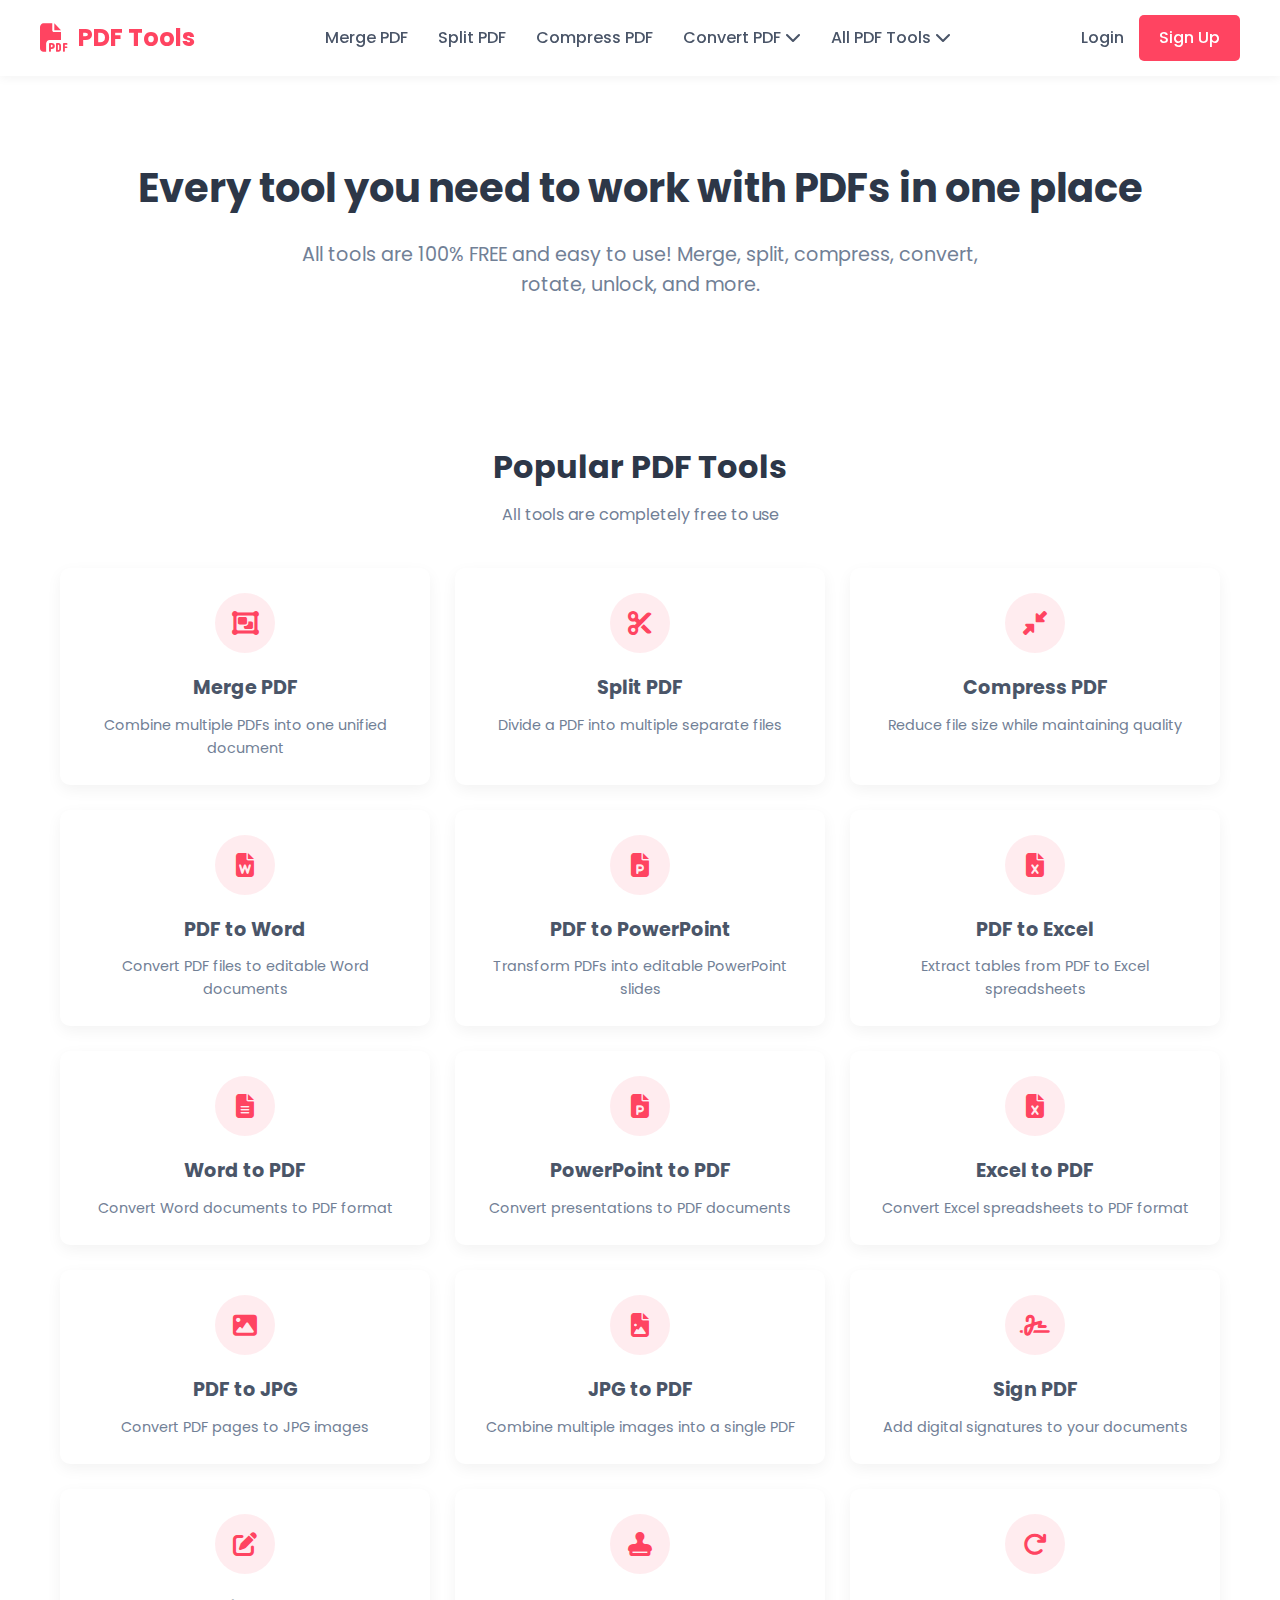
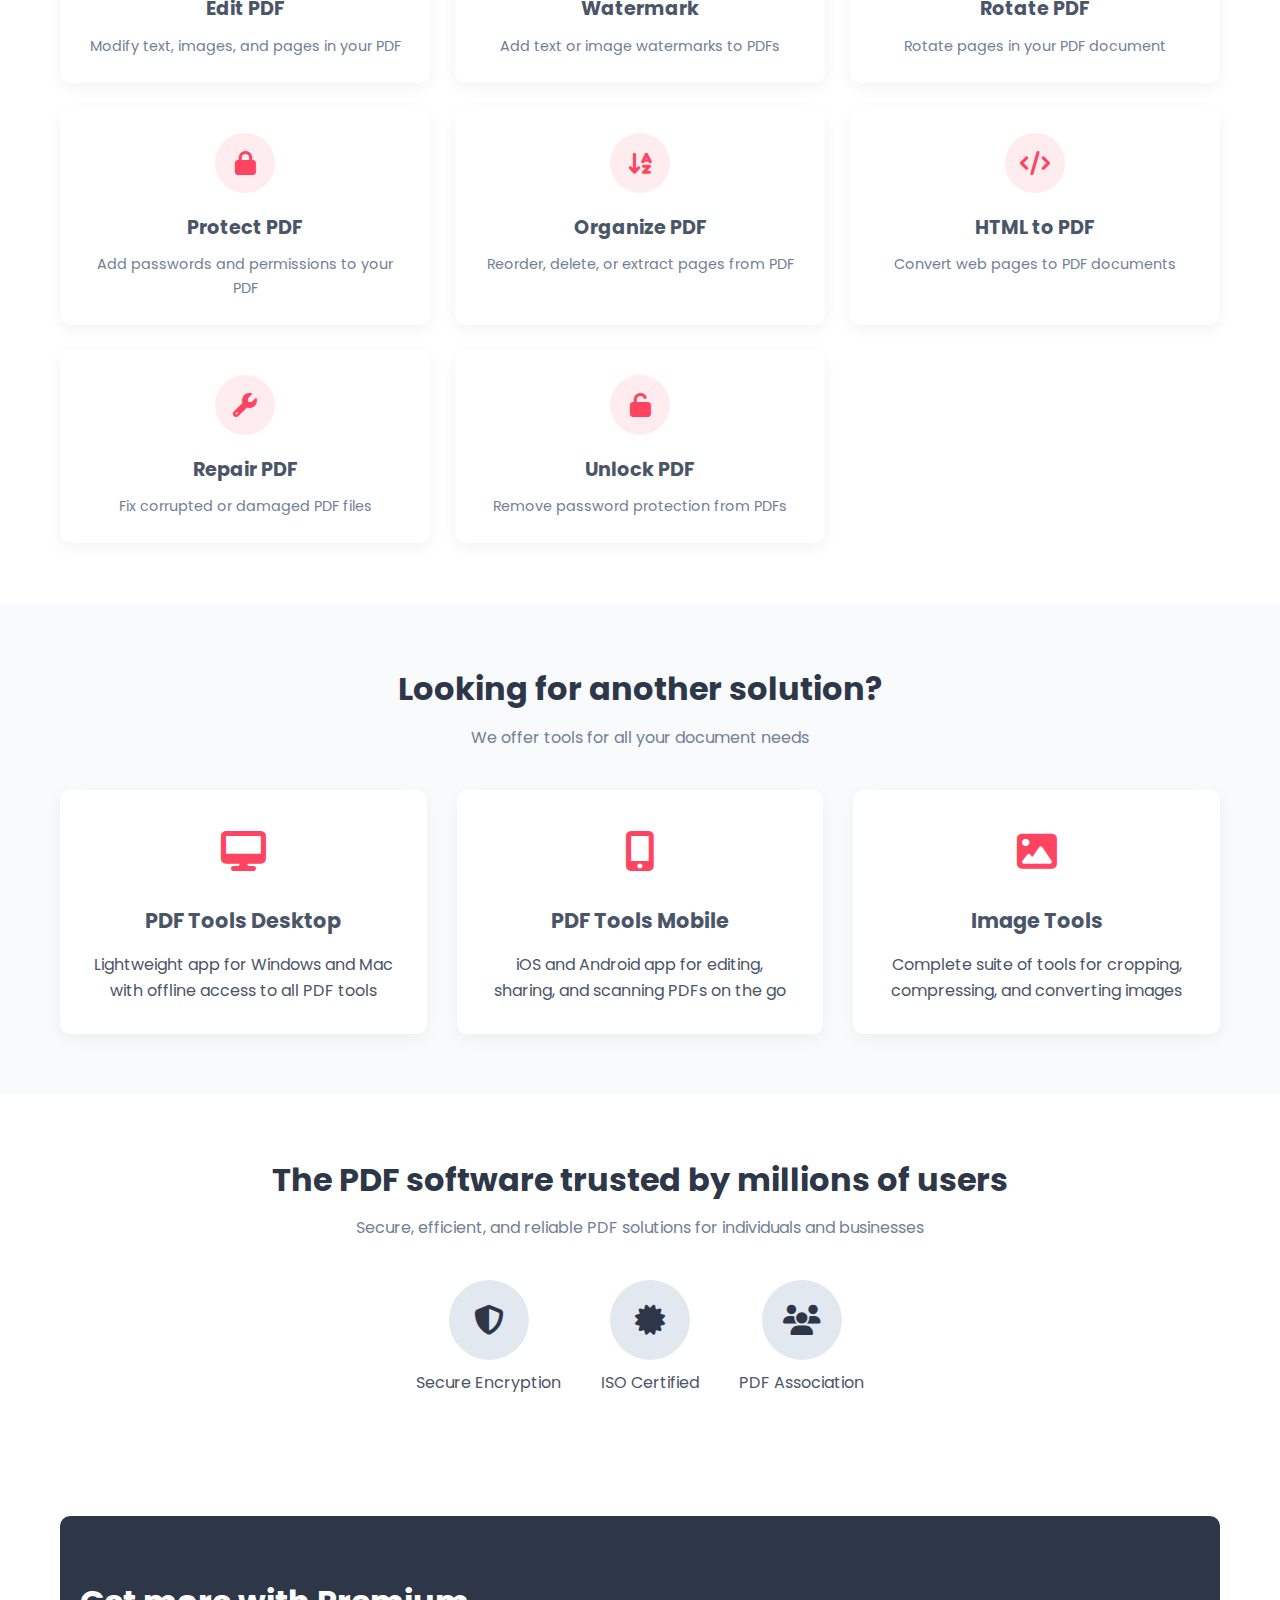
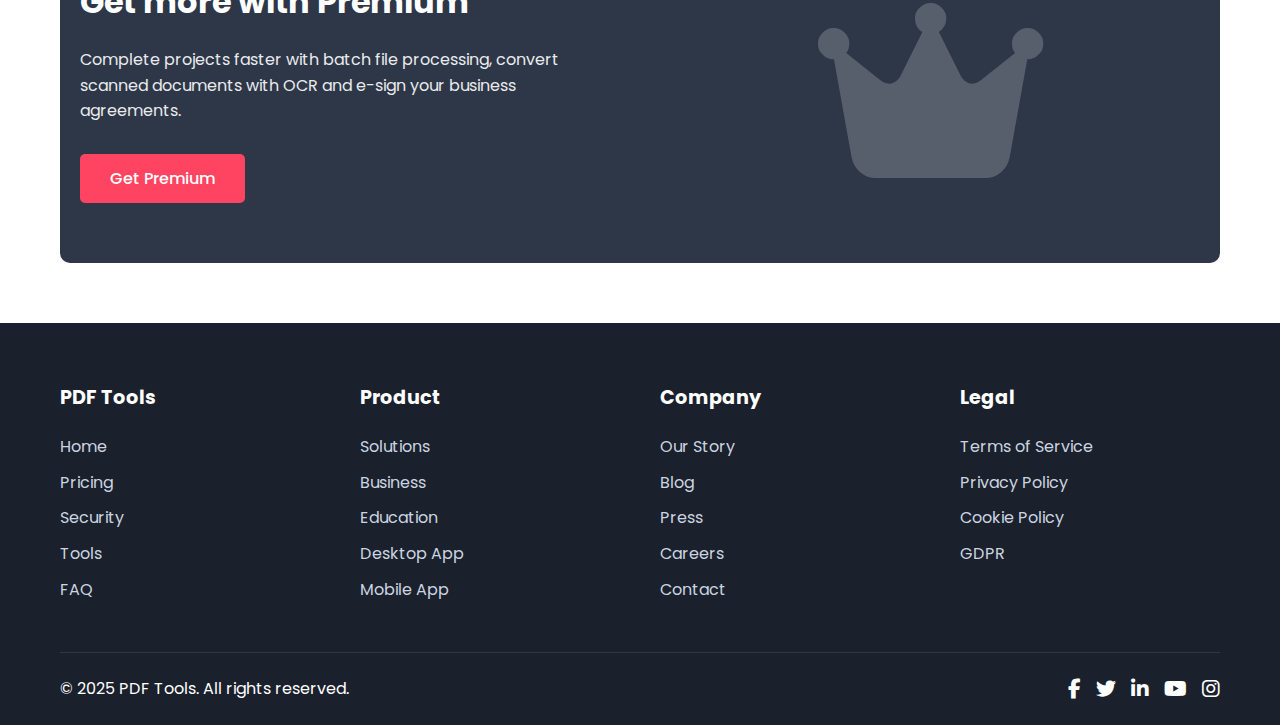
<file: index.html>
<!DOCTYPE html>
<html lang="en">
  <head>
    <meta charset="UTF-8" />
    <meta name="viewport" content="width=device-width, initial-scale=1.0" />
    <title>PDF Tools - All Your PDF Solutions in One Place</title>
    <link
      rel="stylesheet"
      href="https://cdnjs.cloudflare.com/ajax/libs/font-awesome/6.4.0/css/all.min.css"
    />
    <link
      href="https://fonts.googleapis.com/css2?family=Poppins:wght@300;400;500;600;700&display=swap"
      rel="stylesheet"
    />
    <style>
      :root {
        --primary-color: #ff4461;
        --secondary-color: #2d3748;
        --dark-color: #1a202c;
        --light-color: #f7fafc;
        --gray-color: #e2e8f0;
        --text-color: #4a5568;
        --text-light: #718096;
      }

      * {
        margin: 0;
        padding: 0;
        box-sizing: border-box;
      }

      body {
        font-family: "Poppins", sans-serif;
        color: var(--text-color);
        line-height: 1.6;
        background-color: white;
      }
      /* Mobile Menu Button */
      .mobile-menu-btn {
        display: none; /* Hidden by default (shown only on mobile) */
        background: none;
        border: none;
        font-size: 24px;
        color: var(--text-color);
        cursor: pointer;
        padding: 5px 10px;
      }

      /* Mobile menu styles */
      @media (max-width: 768px) {
        .header-container {
          flex-wrap: wrap;
          padding: 10px 0;
        }

        .mobile-menu-btn {
          display: block;
          order: 1;
          margin-left: auto; /* Push to the right */
        }

        .logo {
          order: 0;
        }

        .user-actions {
          order: 2;
          margin-left: 15px;
        }

        nav {
          order: 3;
          width: 100%;
          max-height: 0;
          overflow: hidden;
          transition: max-height 0.3s ease-out;
        }

        nav.active {
          max-height: 1000px;
          padding: 15px 0;
        }

        nav ul {
          flex-direction: column;
          gap: 10px;
        }

        nav ul li {
          width: 100%;
          margin: 0;
        }

        .dropdown-content {
          position: static;
          box-shadow: none;
          display: none;
          padding-left: 15px;
          margin-top: 10px;
        }

        .dropdown.active .dropdown-content {
          display: block;
        }
      }

      .container {
        width: 100%;
        max-width: 1200px;
        margin: 0 auto;
        padding: 0 20px;
      }

      /* Header Styles */
      header {
        background-color: white;
        box-shadow: 0 2px 10px rgba(0, 0, 0, 0.05);
        position: sticky;
        top: 0;
        z-index: 100;
      }

      .header-container {
        display: flex;
        justify-content: space-between;
        align-items: center;
        padding: 15px 0;
      }

      .logo {
        font-size: 24px;
        font-weight: 700;
        color: var(--primary-color);
        text-decoration: none;
        display: flex;
        align-items: center;
      }

      .logo i {
        margin-right: 10px;
        font-size: 28px;
      }

      nav ul {
        display: flex;
        list-style: none;
      }

      nav ul li {
        margin: 0 15px;
        position: relative;
      }

      nav ul li a {
        text-decoration: none;
        color: var(--text-color);
        font-weight: 500;
        transition: color 0.3s;
      }

      nav ul li a:hover {
        color: var(--primary-color);
      }

      .dropdown {
        position: relative;
      }

      .dropdown-content {
        display: none;
        position: absolute;
        background-color: white;
        min-width: 200px;
        box-shadow: 0 8px 16px rgba(0, 0, 0, 0.1);
        z-index: 1;
        border-radius: 8px;
        padding: 10px 0;
        top: 100%;
        left: 0;
      }

      .dropdown:hover .dropdown-content {
        display: block;
      }

      .dropdown-content a {
        padding: 10px 20px;
        display: block;
        color: var(--text-color);
      }

      .dropdown-content a:hover {
        background-color: var(--gray-color);
      }

      .user-actions {
        display: flex;
        align-items: center;
      }

      .login-btn {
        margin-right: 15px;
        text-decoration: none;
        color: var(--text-color);
        font-weight: 500;
      }

      .signup-btn {
        background-color: var(--primary-color);
        color: white;
        padding: 10px 20px;
        border-radius: 5px;
        text-decoration: none;
        font-weight: 500;
        transition: background-color 0.3s;
      }

      .signup-btn:hover {
        background-color: #e53e5a;
      }

      /* Hero Section */
      .hero {
        text-align: center;
        padding: 80px 0 40px;
      }

      .hero h1 {
        font-size: 2.5rem;
        font-weight: 700;
        margin-bottom: 20px;
        color: var(--secondary-color);
      }

      .hero p {
        font-size: 1.2rem;
        color: var(--text-light);
        max-width: 700px;
        margin: 0 auto 40px;
      }

      /* Tools Section */
      .tools-section {
        padding: 60px 0;
      }

      .section-title {
        text-align: center;
        margin-bottom: 40px;
      }

      .section-title h2 {
        font-size: 2rem;
        color: var(--secondary-color);
        margin-bottom: 10px;
      }

      .section-title p {
        color: var(--text-light);
      }

      .tools-grid {
        display: grid;
        grid-template-columns: repeat(auto-fill, minmax(280px, 1fr));
        gap: 25px;
      }

      .tool-card {
        background-color: white;
        border-radius: 10px;
        padding: 25px;
        box-shadow: 0 5px 15px rgba(0, 0, 0, 0.05);
        transition: transform 0.3s, box-shadow 0.3s;
        text-align: center;
        cursor: pointer;
      }

      .tool-card:hover {
        transform: translateY(-5px);
        box-shadow: 0 10px 25px rgba(0, 0, 0, 0.1);
      }

      .tool-icon {
        width: 60px;
        height: 60px;
        margin: 0 auto 20px;
        display: flex;
        align-items: center;
        justify-content: center;
        border-radius: 50%;
        background-color: rgba(255, 68, 97, 0.1);
        color: var(--primary-color);
        font-size: 24px;
      }

      .tool-card h3 {
        margin-bottom: 10px;
        font-size: 1.2rem;
      }

      .tool-card p {
        color: var(--text-light);
        font-size: 0.9rem;
      }

      /* Alternative Solutions */
      .alt-solutions {
        background-color: #f8fafc;
        padding: 60px 0;
      }

      .solutions-grid {
        display: grid;
        grid-template-columns: repeat(auto-fit, minmax(300px, 1fr));
        gap: 30px;
        margin-top: 40px;
      }

      .solution-card {
        background-color: white;
        border-radius: 10px;
        padding: 30px;
        box-shadow: 0 5px 15px rgba(0, 0, 0, 0.05);
        text-align: center;
      }

      .solution-icon {
        font-size: 40px;
        margin-bottom: 20px;
        color: var(--primary-color);
      }

      .solution-card h3 {
        margin-bottom: 15px;
        font-size: 1.3rem;
      }

      /* Trust Section */
      .trust-section {
        padding: 60px 0;
        text-align: center;
      }

      .trust-badges {
        display: flex;
        justify-content: center;
        flex-wrap: wrap;
        gap: 40px;
        margin-top: 40px;
      }

      .badge {
        display: flex;
        flex-direction: column;
        align-items: center;
      }

      .badge-icon {
        width: 80px;
        height: 80px;
        background-color: var(--gray-color);
        border-radius: 50%;
        display: flex;
        align-items: center;
        justify-content: center;
        margin-bottom: 10px;
        font-size: 30px;
        color: var(--secondary-color);
      }

      /* Premium CTA */
      .premium-cta {
        background-color: var(--secondary-color);
        color: white;
        padding: 60px 0;
        border-radius: 10px;
        margin: 60px 0;
      }

      .premium-content {
        display: flex;
        align-items: center;
        justify-content: space-between;
      }

      .premium-text {
        flex: 1;
        padding-right: 40px;
      }

      .premium-text h2 {
        font-size: 2rem;
        margin-bottom: 20px;
      }

      .premium-text p {
        margin-bottom: 30px;
        opacity: 0.9;
      }

      .premium-btn {
        background-color: var(--primary-color);
        color: white;
        padding: 12px 30px;
        border-radius: 5px;
        text-decoration: none;
        font-weight: 500;
        transition: background-color 0.3s;
        display: inline-block;
      }

      .premium-btn:hover {
        background-color: #e53e5a;
      }

      .premium-image {
        flex: 1;
        text-align: center;
      }

      .premium-image img {
        max-width: 100%;
        height: auto;
      }

      /* Footer */
      footer {
        background-color: var(--dark-color);
        color: white;
        padding: 60px 0 20px;
      }

      .footer-grid {
        display: grid;
        grid-template-columns: repeat(auto-fit, minmax(200px, 1fr));
        gap: 40px;
        margin-bottom: 40px;
      }

      .footer-column h3 {
        font-size: 1.2rem;
        margin-bottom: 20px;
        color: white;
      }

      .footer-column ul {
        list-style: none;
      }

      .footer-column ul li {
        margin-bottom: 10px;
      }

      .footer-column ul li a {
        color: #cbd5e0;
        text-decoration: none;
        transition: color 0.3s;
      }

      .footer-column ul li a:hover {
        color: white;
      }

      .footer-bottom {
        display: flex;
        justify-content: space-between;
        align-items: center;
        padding-top: 20px;
        border-top: 1px solid rgba(255, 255, 255, 0.1);
      }

      .social-icons {
        display: flex;
        gap: 15px;
      }

      .social-icons a {
        color: white;
        font-size: 20px;
        transition: color 0.3s;
      }

      .social-icons a:hover {
        color: var(--primary-color);
      }

      /* Responsive Design */
      @media (max-width: 992px) {
        .premium-content {
          flex-direction: column;
          text-align: center;
        }

        .premium-text {
          padding-right: 0;
          margin-bottom: 30px;
        }
      }

      @media (max-width: 768px) {
        .header-container {
          flex-direction: column;
          padding: 15px 0;
        }

        .logo {
          margin-bottom: 15px;
        }

        nav ul {
          margin-bottom: 15px;
          flex-wrap: wrap;
          justify-content: center;
        }

        nav ul li {
          margin: 5px 10px;
        }

        .hero h1 {
          font-size: 2rem;
        }

        .hero p {
          font-size: 1rem;
        }

        .tools-grid {
          grid-template-columns: repeat(auto-fill, minmax(240px, 1fr));
        }
      }

      @media (max-width: 576px) {
        .tools-grid {
          grid-template-columns: 1fr;
        }

        .solutions-grid {
          grid-template-columns: 1fr;
        }

        .footer-bottom {
          flex-direction: column;
          gap: 20px;
        }
      }
    </style>
  </head>
  <body>
    <!-- Header -->
    <header>
      <div class="container header-container">
        <a href="#" class="logo">
          <i class="fas fa-file-pdf"></i>
          PDF Tools
        </a>
        <button class="mobile-menu-btn" id="mobileMenuBtn">
          <i class="fas fa-bars"></i>
        </button>

        <nav>
          <ul>
            <li><a href="#">Merge PDF</a></li>
            <li><a href="#">Split PDF</a></li>
            <li><a href="#">Compress PDF</a></li>
            <li class="dropdown">
              <a href="#">Convert PDF <i class="fas fa-chevron-down"></i></a>
              <div class="dropdown-content">
                <a href="#">PDF to Word</a>
                <a href="#">PDF to PowerPoint</a>
                <a href="#">PDF to Excel</a>
                <a href="#">Word to PDF</a>
                <a href="#">PowerPoint to PDF</a>
              </div>
            </li>
            <li class="dropdown">
              <a href="#">All PDF Tools <i class="fas fa-chevron-down"></i></a>
              <div class="dropdown-content">
                <a href="#">Edit PDF</a>
                <a href="#">Sign PDF</a>
                <a href="#">Watermark</a>
                <a href="#">Rotate PDF</a>
                <a href="#">Protect PDF</a>
              </div>
            </li>
          </ul>
        </nav>

        <div class="user-actions">
          <a href="#" class="login-btn">Login</a>
          <a href="#" class="signup-btn">Sign Up</a>
        </div>
      </div>
    </header>

    <!-- Hero Section -->
    <section class="hero">
      <div class="container">
        <h1>Every tool you need to work with PDFs in one place</h1>
        <p>
          All tools are 100% FREE and easy to use! Merge, split, compress,
          convert, rotate, unlock, and more.
        </p>
      </div>
    </section>

    <!-- Main Tools Section -->
    <section class="tools-section">
      <div class="container">
        <div class="section-title">
          <h2>Popular PDF Tools</h2>
          <p>All tools are completely free to use</p>
        </div>

        <div class="tools-grid">
          <!-- Tool Cards -->
          <div class="tool-card mergepdf">
            <div class="tool-icon">
              <i class="fas fa-object-group"></i>
            </div>
            <h3>Merge PDF</h3>
            <p>Combine multiple PDFs into one unified document</p>
          </div>

          <div class="tool-card splitpdf">
            <div class="tool-icon">
              <i class="fas fa-cut"></i>
            </div>
            <h3>Split PDF</h3>
            <p>Divide a PDF into multiple separate files</p>
          </div>

          <div class="tool-card">
            <div class="tool-icon">
              <i class="fas fa-compress-alt"></i>
            </div>
            <h3>Compress PDF</h3>
            <p>Reduce file size while maintaining quality</p>
          </div>

          <div class="tool-card pdftoword">
            <div class="tool-icon">
              <i class="fas fa-file-word"></i>
            </div>
            <h3>PDF to Word</h3>
            <p>Convert PDF files to editable Word documents</p>
          </div>

          <div class="tool-card">
            <div class="tool-icon">
              <i class="fas fa-file-powerpoint"></i>
            </div>
            <h3>PDF to PowerPoint</h3>
            <p>Transform PDFs into editable PowerPoint slides</p>
          </div>

          <div class="tool-card">
            <div class="tool-icon">
              <i class="fas fa-file-excel"></i>
            </div>
            <h3>PDF to Excel</h3>
            <p>Extract tables from PDF to Excel spreadsheets</p>
          </div>

          <div class="tool-card">
            <div class="tool-icon">
              <i class="fas fa-file-alt"></i>
            </div>
            <h3>Word to PDF</h3>
            <p>Convert Word documents to PDF format</p>
          </div>

          <div class="tool-card">
            <div class="tool-icon">
              <i class="fas fa-file-powerpoint"></i>
            </div>
            <h3>PowerPoint to PDF</h3>
            <p>Convert presentations to PDF documents</p>
          </div>

          <div class="tool-card">
            <div class="tool-icon">
              <i class="fas fa-file-excel"></i>
            </div>
            <h3>Excel to PDF</h3>
            <p>Convert Excel spreadsheets to PDF format</p>
          </div>

          <div class="tool-card">
            <div class="tool-icon">
              <i class="fas fa-image"></i>
            </div>
            <h3>PDF to JPG</h3>
            <p>Convert PDF pages to JPG images</p>
          </div>

          <div class="tool-card">
            <div class="tool-icon">
              <i class="fas fa-file-image"></i>
            </div>
            <h3>JPG to PDF</h3>
            <p>Combine multiple images into a single PDF</p>
          </div>

          <div class="tool-card">
            <div class="tool-icon">
              <i class="fas fa-signature"></i>
            </div>
            <h3>Sign PDF</h3>
            <p>Add digital signatures to your documents</p>
          </div>

          <div class="tool-card">
            <div class="tool-icon">
              <i class="fas fa-edit"></i>
            </div>
            <h3>Edit PDF</h3>
            <p>Modify text, images, and pages in your PDF</p>
          </div>

          <div class="tool-card">
            <div class="tool-icon">
              <i class="fas fa-stamp"></i>
            </div>
            <h3>Watermark</h3>
            <p>Add text or image watermarks to PDFs</p>
          </div>

          <div class="tool-card">
            <div class="tool-icon">
              <i class="fas fa-redo"></i>
            </div>
            <h3>Rotate PDF</h3>
            <p>Rotate pages in your PDF document</p>
          </div>

          <div class="tool-card">
            <div class="tool-icon">
              <i class="fas fa-lock"></i>
            </div>
            <h3>Protect PDF</h3>
            <p>Add passwords and permissions to your PDF</p>
          </div>

          <div class="tool-card">
            <div class="tool-icon">
              <i class="fas fa-sort-alpha-down"></i>
            </div>
            <h3>Organize PDF</h3>
            <p>Reorder, delete, or extract pages from PDF</p>
          </div>

          <div class="tool-card">
            <div class="tool-icon">
              <i class="fas fa-code"></i>
            </div>
            <h3>HTML to PDF</h3>
            <p>Convert web pages to PDF documents</p>
          </div>

          <div class="tool-card">
            <div class="tool-icon">
              <i class="fas fa-wrench"></i>
            </div>
            <h3>Repair PDF</h3>
            <p>Fix corrupted or damaged PDF files</p>
          </div>

          <div class="tool-card">
            <div class="tool-icon">
              <i class="fas fa-unlock"></i>
            </div>
            <h3>Unlock PDF</h3>
            <p>Remove password protection from PDFs</p>
          </div>
        </div>
      </div>
    </section>

    <!-- Alternative Solutions -->
    <section class="alt-solutions">
      <div class="container">
        <div class="section-title">
          <h2>Looking for another solution?</h2>
          <p>We offer tools for all your document needs</p>
        </div>

        <div class="solutions-grid">
          <div class="solution-card">
            <div class="solution-icon">
              <i class="fas fa-desktop"></i>
            </div>
            <h3>PDF Tools Desktop</h3>
            <p>
              Lightweight app for Windows and Mac with offline access to all PDF
              tools
            </p>
          </div>

          <div class="solution-card">
            <div class="solution-icon">
              <i class="fas fa-mobile-alt"></i>
            </div>
            <h3>PDF Tools Mobile</h3>
            <p>
              iOS and Android app for editing, sharing, and scanning PDFs on the
              go
            </p>
          </div>

          <div class="solution-card">
            <div class="solution-icon">
              <i class="fas fa-image"></i>
            </div>
            <h3>Image Tools</h3>
            <p>
              Complete suite of tools for cropping, compressing, and converting
              images
            </p>
          </div>
        </div>
      </div>
    </section>

    <!-- Trust Section -->
    <section class="trust-section">
      <div class="container">
        <div class="section-title">
          <h2>The PDF software trusted by millions of users</h2>
          <p>
            Secure, efficient, and reliable PDF solutions for individuals and
            businesses
          </p>
        </div>

        <div class="trust-badges">
          <div class="badge">
            <div class="badge-icon">
              <i class="fas fa-shield-alt"></i>
            </div>
            <span>Secure Encryption</span>
          </div>

          <div class="badge">
            <div class="badge-icon">
              <i class="fas fa-certificate"></i>
            </div>
            <span>ISO Certified</span>
          </div>

          <div class="badge">
            <div class="badge-icon">
              <i class="fas fa-users"></i>
            </div>
            <span>PDF Association</span>
          </div>
        </div>
      </div>
    </section>

    <!-- Premium CTA -->
    <section class="container">
      <div class="premium-cta">
        <div class="container premium-content">
          <div class="premium-text">
            <h2>Get more with Premium</h2>
            <p>
              Complete projects faster with batch file processing, convert
              scanned documents with OCR and e-sign your business agreements.
            </p>
            <a href="#" class="premium-btn">Get Premium</a>
          </div>
          <div class="premium-image">
            <i class="fas fa-crown" style="font-size: 200px; opacity: 0.2"></i>
          </div>
        </div>
      </div>
    </section>

    <!-- Footer -->
    <footer>
      <div class="container">
        <div class="footer-grid">
          <div class="footer-column">
            <h3>PDF Tools</h3>
            <ul>
              <li><a href="#">Home</a></li>
              <li><a href="#">Pricing</a></li>
              <li><a href="#">Security</a></li>
              <li><a href="#">Tools</a></li>
              <li><a href="#">FAQ</a></li>
            </ul>
          </div>

          <div class="footer-column">
            <h3>Product</h3>
            <ul>
              <li><a href="#">Solutions</a></li>
              <li><a href="#">Business</a></li>
              <li><a href="#">Education</a></li>
              <li><a href="#">Desktop App</a></li>
              <li><a href="#">Mobile App</a></li>
            </ul>
          </div>

          <div class="footer-column">
            <h3>Company</h3>
            <ul>
              <li><a href="#">Our Story</a></li>
              <li><a href="#">Blog</a></li>
              <li><a href="#">Press</a></li>
              <li><a href="#">Careers</a></li>
              <li><a href="#">Contact</a></li>
            </ul>
          </div>

          <div class="footer-column">
            <h3>Legal</h3>
            <ul>
              <li><a href="#">Terms of Service</a></li>
              <li><a href="#">Privacy Policy</a></li>
              <li><a href="#">Cookie Policy</a></li>
              <li><a href="#">GDPR</a></li>
            </ul>
          </div>
        </div>

        <div class="footer-bottom">
          <div class="copyright">
            &copy; 2025 PDF Tools. All rights reserved.
          </div>

          <div class="social-icons">
            <a href="#"><i class="fab fa-facebook-f"></i></a>
            <a href="#"><i class="fab fa-twitter"></i></a>
            <a href="#"><i class="fab fa-linkedin-in"></i></a>
            <a href="#"><i class="fab fa-youtube"></i></a>
            <a href="#"><i class="fab fa-instagram"></i></a>
          </div>
        </div>
      </div>
    </footer>
  </body>
  <script>
    document
      .getElementById("mobileMenuBtn")
      .addEventListener("click", function () {
        document.querySelector("nav").classList.toggle("active");
        this.innerHTML = document
          .querySelector("nav")
          .classList.contains("active")
          ? '<i class="fas fa-times"></i>'
          : '<i class="fas fa-bars"></i>';
      });

    // For dropdowns on mobile
    document.querySelectorAll(".dropdown > a").forEach((link) => {
      link.addEventListener("click", function (e) {
        if (window.innerWidth <= 768) {
          e.preventDefault();
          this.parentElement.classList.toggle("active");
        }
      });
    });

    let pdftoword = document.querySelector(".pdftoword");
    pdftoword.addEventListener("click", function () {
      window.location.href = "pdftoword.html"; // Replace with actual link
    });

    let mergepdf = document.querySelector(".mergepdf");
    mergepdf.addEventListener("click", function () {
      window.location.href = "mergepdf.html"; // Replace with actual link
    });

    let splitpdf = document.querySelector(".splitpdf");
    splitpdf.addEventListener("click", function () {
      window.location.href = "splitpdf.html"; // Replace with actual link
    });
  </script>
</html>
</file>
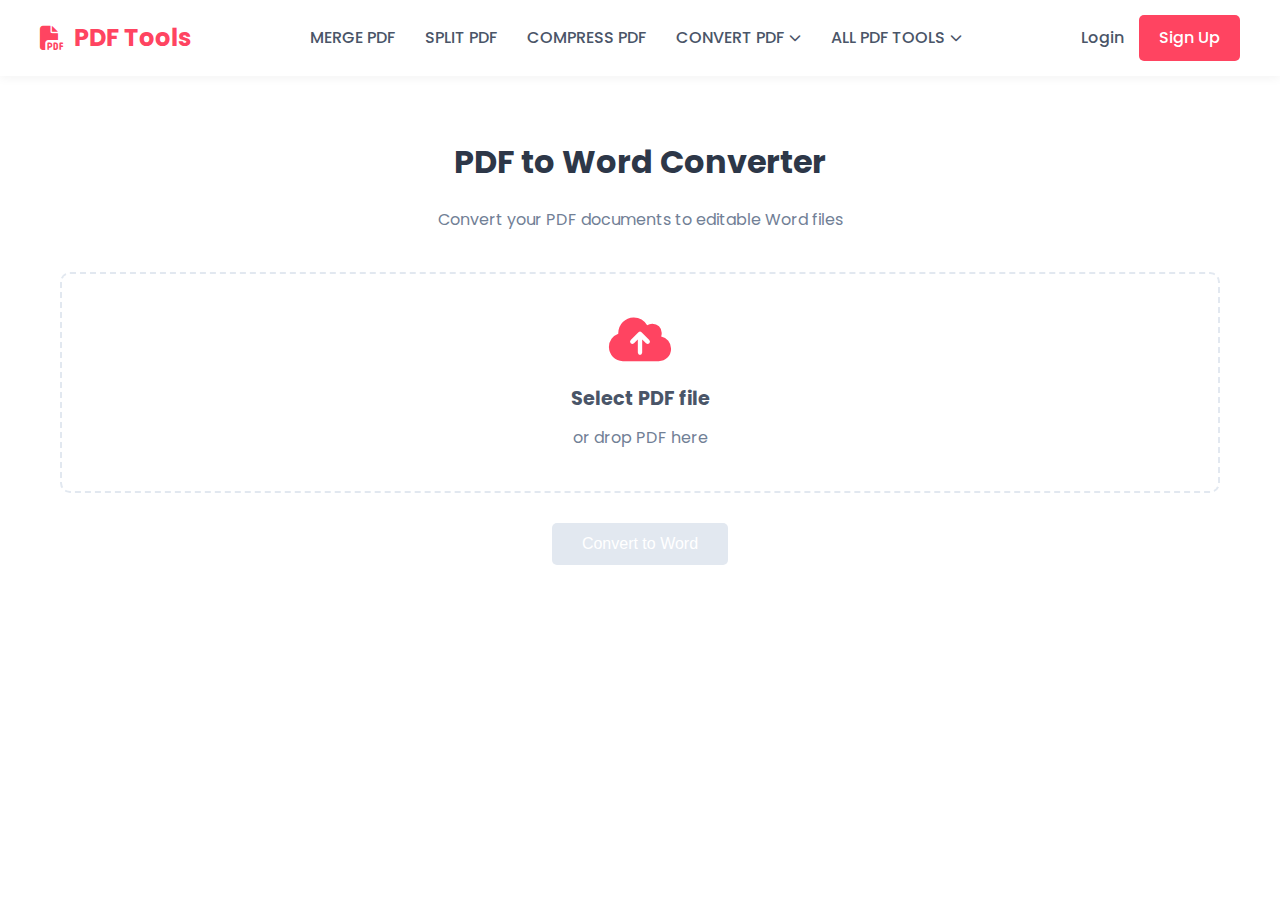
<file: pdf_to_word_converter/index.html>
<!DOCTYPE html>
<html lang="en">
  <head>
    <meta charset="UTF-8" />
    <meta name="viewport" content="width=device-width, initial-scale=1.0" />
    <title>PDF to Word | PDF Tools</title>
    <link
      rel="stylesheet"
      href="https://cdnjs.cloudflare.com/ajax/libs/font-awesome/6.4.0/css/all.min.css"
    />
    <link
      href="https://fonts.googleapis.com/css2?family=Poppins:wght@300;400;500;600;700&display=swap"
      rel="stylesheet"
    />
    <style>
      /* Your original CSS styles */
      :root {
        --primary-color: #ff4461;
        --secondary-color: #2d3748;
        --dark-color: #1a202c;
        --light-color: #f7fafc;
        --gray-color: #e2e8f0;
        --text-color: #4a5568;
        --text-light: #718096;
      }

      * {
        margin: 0;
        padding: 0;
        box-sizing: border-box;
      }

      body {
        font-family: "Poppins", sans-serif;
        color: var(--text-color);
        line-height: 1.6;
        background-color: white;
        min-height: 100vh;
        display: flex;
        flex-direction: column;
      }

      .container {
        width: 100%;
        max-width: 1200px;
        margin: 0 auto;
        padding: 0 20px;
      }

      /* Header Styles */
      header {
        background-color: white;
        box-shadow: 0 2px 10px rgba(0, 0, 0, 0.05);
        position: sticky;
        top: 0;
        z-index: 100;
      }

      .header-container {
        display: flex;
        justify-content: space-between;
        align-items: center;
        padding: 15px 0;
        position: relative;
      }

      .logo {
        font-size: 24px;
        font-weight: 700;
        color: var(--primary-color);
        text-decoration: none;
        display: flex;
        align-items: center;
      }

      .logo i {
        margin-right: 10px;
      }

      /* Mobile Menu Button */
      .mobile-menu-btn {
        display: none;
        background: none;
        border: none;
        font-size: 24px;
        color: var(--text-color);
        cursor: pointer;
        padding: 5px 10px;
      }

      /* Navigation */
      nav ul {
        display: flex;
        list-style: none;
      }

      nav ul li {
        margin: 0 15px;
        position: relative;
      }

      nav ul li a {
        text-decoration: none;
        color: var(--text-color);
        font-weight: 500;
        display: flex;
        align-items: center;
      }

      nav ul li a i {
        margin-left: 5px;
        font-size: 12px;
      }

      .dropdown-content {
        display: none;
        position: absolute;
        background-color: white;
        min-width: 200px;
        box-shadow: 0 8px 16px rgba(0, 0, 0, 0.1);
        z-index: 1;
        border-radius: 8px;
        padding: 10px 0;
        top: 100%;
        left: 0;
      }

      .dropdown:hover .dropdown-content {
        display: block;
      }

      .dropdown-content a {
        padding: 10px 20px;
        display: block;
        color: var(--text-color);
      }

      .dropdown-content a:hover {
        background-color: var(--gray-color);
      }

      /* User Actions */
      .user-actions {
        display: flex;
        align-items: center;
      }

      .login-btn {
        margin-right: 15px;
        text-decoration: none;
        color: var(--text-color);
        font-weight: 500;
      }

      .signup-btn {
        background-color: var(--primary-color);
        color: white;
        padding: 10px 20px;
        border-radius: 5px;
        text-decoration: none;
        font-weight: 500;
        transition: background-color 0.3s;
      }

      .signup-btn:hover {
        background-color: #e53e5a;
      }

      /* Convert PDF Section */
      .convert-section {
        padding: 60px 0;
        text-align: center;
        flex: 1;
      }

      .convert-title {
        font-size: 2rem;
        color: var(--secondary-color);
        margin-bottom: 20px;
      }

      .convert-description {
        color: var(--text-light);
        max-width: 600px;
        margin: 0 auto 40px;
      }

      .upload-area {
        border: 2px dashed var(--gray-color);
        border-radius: 10px;
        padding: 40px;
        margin-bottom: 30px;
        cursor: pointer;
        transition: all 0.3s;
      }

      .upload-area:hover {
        border-color: var(--primary-color);
        background-color: rgba(255, 68, 97, 0.05);
      }

      .upload-icon {
        font-size: 50px;
        color: var(--primary-color);
        margin-bottom: 20px;
      }

      .upload-text {
        font-size: 1.2rem;
        margin-bottom: 10px;
      }

      .upload-subtext {
        color: var(--text-light);
      }

      .convert-btn {
        background-color: var(--primary-color);
        color: white;
        border: none;
        padding: 12px 30px;
        border-radius: 5px;
        font-size: 1rem;
        font-weight: 500;
        cursor: pointer;
        transition: background-color 0.3s;
      }

      .convert-btn:hover {
        background-color: #e53e5a;
      }

      .convert-btn:disabled {
        background-color: var(--gray-color);
        cursor: not-allowed;
      }

      /* Drag and Drop Hover State */
      .upload-area.highlight {
        border-color: var(--primary-color);
        background-color: rgba(255, 68, 97, 0.1);
      }

      /* Loading Animation */
      .loading-container {
        display: none;
        flex-direction: column;
        align-items: center;
        padding: 60px 0;
      }

      .loading-spinner {
        width: 50px;
        height: 50px;
        border: 5px solid var(--gray-color);
        border-top-color: var(--primary-color);
        border-radius: 50%;
        animation: spin 1s linear infinite;
        margin-bottom: 20px;
      }

      @keyframes spin {
        to {
          transform: rotate(360deg);
        }
      }

      .loading-text {
        font-size: 1.2rem;
        color: var(--text-light);
      }

      /* Result Section */
      .result-container {
        display: none;
        text-align: center;
        padding: 60px 0;
      }

      .result-success {
        font-size: 1.5rem;
        color: var(--primary-color);
        margin-bottom: 20px;
      }

      .download-btn {
        background-color: var(--primary-color);
        color: white;
        padding: 15px 30px;
        border-radius: 5px;
        text-decoration: none;
        font-weight: 500;
        display: inline-block;
        margin-bottom: 30px;
        transition: background-color 0.3s;
      }

      .download-btn:hover {
        background-color: #e53e5a;
      }

      /* Continue to... Section */
      .continue-title {
        text-align: center;
        color: var(--secondary-color);
        margin-bottom: 25px;
        font-size: 1.4rem;
        font-weight: 500;
      }

      .action-columns {
        display: flex;
        justify-content: center;
        gap: 30px;
        max-width: 600px;
        margin: 0 auto 20px;
      }

      .action-column {
        display: flex;
        flex-direction: column;
        gap: 15px;
        flex: 1;
      }

      .action-item {
        display: flex;
        align-items: center;
        gap: 12px;
        padding: 12px 15px;
        background: white;
        border-radius: 8px;
        box-shadow: 0 2px 8px rgba(0, 0, 0, 0.08);
        transition: all 0.2s ease;
      }

      .action-item:hover {
        transform: translateY(-2px);
        box-shadow: 0 4px 12px rgba(0, 0, 0, 0.12);
      }

      .action-item i {
        color: var(--primary-color);
        font-size: 18px;
        width: 24px;
        text-align: center;
      }

      .action-btn {
        background: none;
        border: none;
        color: var(--text-color);
        font-weight: 500;
        font-size: 0.95rem;
        cursor: pointer;
        text-align: left;
        flex: 1;
        padding: 0;
      }

      .see-more-container {
        text-align: center;
        margin-top: 20px;
      }

      .see-more-btn {
        background: none;
        border: none;
        color: var(--primary-color);
        font-weight: 500;
        cursor: pointer;
        padding: 8px 15px;
        border-radius: 20px;
        transition: all 0.2s;
      }

      .see-more-btn:hover {
        background: rgba(255, 68, 97, 0.1);
      }

      .see-more-btn i {
        margin-left: 5px;
        font-size: 12px;
      }

      @media (max-width: 600px) {
        .action-columns {
          flex-direction: column;
          gap: 15px;
          max-width: 300px;
        }
      }
    </style>
  </head>
  <body>
    <!-- Header -->
    <header>
      <div class="container header-container">
        <a href="#" class="logo">
          <i class="fas fa-file-pdf"></i>
          PDF Tools
        </a>

        <button class="mobile-menu-btn" id="mobileMenuBtn">
          <i class="fas fa-bars"></i>
        </button>

        <nav id="mainNav">
          <ul>
            <li><a href="#">MERGE PDF</a></li>
            <li><a href="#">SPLIT PDF</a></li>
            <li><a href="#">COMPRESS PDF</a></li>
            <li class="dropdown">
              <a href="#">CONVERT PDF <i class="fas fa-chevron-down"></i></a>
              <div class="dropdown-content">
                <a href="#">PDF to Word</a>
                <a href="#">PDF to Excel</a>
                <a href="#">PDF to PowerPoint</a>
                <a href="#">Word to PDF</a>
                <a href="#">Excel to PDF</a>
                <a href="#">PowerPoint to PDF</a>
              </div>
            </li>
            <li class="dropdown">
              <a href="#">ALL PDF TOOLS <i class="fas fa-chevron-down"></i></a>
              <div class="dropdown-content">
                <a href="#">Edit PDF</a>
                <a href="#">Sign PDF</a>
                <a href="#">Watermark</a>
                <a href="#">Rotate PDF</a>
                <a href="#">Protect PDF</a>
                <a href="#">Unlock PDF</a>
                <a href="#">OCR PDF</a>
              </div>
            </li>
          </ul>
        </nav>

        <div class="user-actions">
          <a href="#" class="login-btn">Login</a>
          <a href="#" class="signup-btn">Sign Up</a>
        </div>
      </div>
    </header>

    <!-- Convert PDF Section -->
    <section class="convert-section" id="convertSection">
      <div class="container">
        <h1 class="convert-title">PDF to Word Converter</h1>
        <p class="convert-description">
          Convert your PDF documents to editable Word files
        </p>

        <div class="upload-area" id="uploadArea">
          <i class="fas fa-cloud-upload-alt upload-icon"></i>
          <h3 class="upload-text">Select PDF file</h3>
          <p class="upload-subtext">or drop PDF here</p>
          <input
            type="file"
            id="fileInput"
            accept=".pdf"
            style="display: none"
          />
        </div>

        <button class="convert-btn" id="convertBtn" disabled>
          Convert to Word
        </button>
      </div>
    </section>

    <!-- Loading Animation -->
    <section class="loading-container" id="loadingContainer">
      <div class="loading-spinner"></div>
      <p class="loading-text">Converting your PDF file...</p>
    </section>

    <!-- Result Section -->
    <section class="result-container" id="resultContainer">
      <div class="container">
        <h2 class="result-success">PDF converted to Word!</h2>
        <a href="#" class="download-btn" id="downloadBtn"
          >Download Word Document</a
        >

        <h3 class="continue-title">Continue to...</h3>
        <div class="action-columns">
          <div class="action-column">
            <div class="action-item">
              <i class="fas fa-compress-alt"></i>
              <button class="action-btn">Compress PDF</button>
            </div>
            <div class="action-item">
              <i class="fas fa-object-group"></i>
              <button class="action-btn">Merge PDF</button>
            </div>
            <div class="action-item">
              <i class="fas fa-sort-numeric-up"></i>
              <button class="action-btn">Add Page Numbers</button>
            </div>
          </div>
          <div class="action-column">
            <div class="action-item">
              <i class="fas fa-stamp"></i>
              <button class="action-btn">Add Watermark</button>
            </div>
            <div class="action-item">
              <i class="fas fa-redo"></i>
              <button class="action-btn">Rotate PDF</button>
            </div>
            <div class="action-item">
              <i class="fas fa-lock"></i>
              <button class="action-btn">Protect PDF</button>
            </div>
          </div>
        </div>
        <div class="see-more-container">
          <button class="see-more-btn">
            See more <i class="fas fa-chevron-down"></i>
          </button>
        </div>
      </div>
    </section>

    <script>
      // DOM Elements
      const uploadArea = document.getElementById("uploadArea");
      const fileInput = document.getElementById("fileInput");
      const convertBtn = document.getElementById("convertBtn");
      const convertSection = document.getElementById("convertSection");
      const loadingContainer = document.getElementById("loadingContainer");
      const resultContainer = document.getElementById("resultContainer");
      const downloadBtn = document.getElementById("downloadBtn");
      const mobileMenuBtn = document.getElementById("mobileMenuBtn");
      const mainNav = document.getElementById("mainNav");

      let currentFile = null;

      // Initialize the app
      function init() {
        setupEventListeners();
      }

      // Set up all event listeners
      function setupEventListeners() {
        // File selection
        uploadArea.addEventListener("click", () => fileInput.click());
        fileInput.addEventListener("change", handleFileSelect);

        // Drag and drop
        uploadArea.addEventListener("dragover", handleDragOver);
        uploadArea.addEventListener("dragleave", handleDragLeave);
        uploadArea.addEventListener("drop", handleDrop);

        // Convert button
        convertBtn.addEventListener("click", convertToWord);

        // Download button
        downloadBtn.addEventListener("click", downloadWordFile);

        // Mobile menu
        mobileMenuBtn.addEventListener("click", toggleMobileMenu);

        // Dropdown menus on mobile
        document.querySelectorAll(".dropdown > a").forEach((link) => {
          link.addEventListener("click", function (e) {
            if (window.innerWidth <= 992) {
              e.preventDefault();
              this.parentElement.classList.toggle("active");
            }
          });
        });
      }

      // Toggle mobile menu
      function toggleMobileMenu() {
        mainNav.classList.toggle("active");
        mobileMenuBtn.innerHTML = mainNav.classList.contains("active")
          ? '<i class="fas fa-times"></i>'
          : '<i class="fas fa-bars"></i>';
      }

      // Handle file selection
      function handleFileSelect(e) {
        const file = e.target.files[0];
        if (
          file &&
          (file.type === "application/pdf" || file.name.endsWith(".pdf"))
        ) {
          currentFile = file;
          convertBtn.disabled = false;
          updateUploadArea(file.name);
        }
      }

      // Update upload area with selected file name
      function updateUploadArea(filename) {
        uploadArea.innerHTML = `
                <i class="fas fa-file-pdf upload-icon" style="color: var(--primary-color)"></i>
                <h3 class="upload-text">${filename}</h3>
                <p class="upload-subtext">Ready to convert</p>
            `;
      }

      // Handle drag over
      function handleDragOver(e) {
        e.preventDefault();
        e.stopPropagation();
        uploadArea.classList.add("highlight");
      }

      // Handle drag leave
      function handleDragLeave(e) {
        e.preventDefault();
        e.stopPropagation();
        uploadArea.classList.remove("highlight");
      }

      // Handle drop
      function handleDrop(e) {
        e.preventDefault();
        e.stopPropagation();
        uploadArea.classList.remove("highlight");

        const dt = e.dataTransfer;
        const file = dt.files[0];

        if (
          file &&
          (file.type === "application/pdf" || file.name.endsWith(".pdf"))
        ) {
          currentFile = file;
          fileInput.files = dt.files; // Set the file input's files
          convertBtn.disabled = false;
          updateUploadArea(file.name);
        }
      }

      // Convert PDF to Word using the Flask backend
      async function convertToWord() {
        if (!currentFile) return;

        // Show loading animation
        convertSection.style.display = "none";
        loadingContainer.style.display = "flex";

        try {
          const formData = new FormData();
          formData.append("pdf_file", currentFile);

          // Replace with your Render.com backend URL
          const backendUrl = "https://pdf-to-word-converter-la2v.onrender.com";

          const response = await fetch(backendUrl, {
            method: "POST",
            body: formData,
          });

          if (!response.ok) {
            throw new Error(`Server returned ${response.status}`);
          }

          // Parse the response to get the download URL
          const responseText = await response.text();
          const parser = new DOMParser();
          const htmlDoc = parser.parseFromString(responseText, "text/html");
          const downloadLink = htmlDoc.querySelector('a[href^="/download/"]');

          if (!downloadLink) {
            throw new Error("Download link not found in response");
          }

          // Extract the filename from the href
          const downloadPath = downloadLink.getAttribute("href");
          const downloadUrl = `https://pdf-to-word-converter-la2v.onrender.com${downloadPath}`;

          // Set the download button href
          downloadBtn.href = downloadUrl;

          // Show success message
          loadingContainer.style.display = "none";
          resultContainer.style.display = "block";
        } catch (error) {
          console.error("Error converting PDF:", error);
          loadingContainer.style.display = "none";
          convertSection.style.display = "block";
          alert("Failed to convert PDF. Please try again.");

          // Reset upload area
          uploadArea.innerHTML = `
                    <i class="fas fa-cloud-upload-alt upload-icon"></i>
                    <h3 class="upload-text">Select PDF file</h3>
                    <p class="upload-subtext">or drop PDF here</p>
                `;
          convertBtn.disabled = true;
          currentFile = null;
        }
      }

      // Download Word file (this will be triggered automatically by the anchor tag)
      function downloadWordFile(e) {
        // The download is handled by the anchor tag's href
        // We just need to prevent default if there's no file
        if (!downloadBtn.href || downloadBtn.href === "#") {
          e.preventDefault();
          alert("No Word file to download. Please convert a PDF first.");
        }
      }

      // Initialize the app
      init();
    </script>
  </body>
</html>
</file>
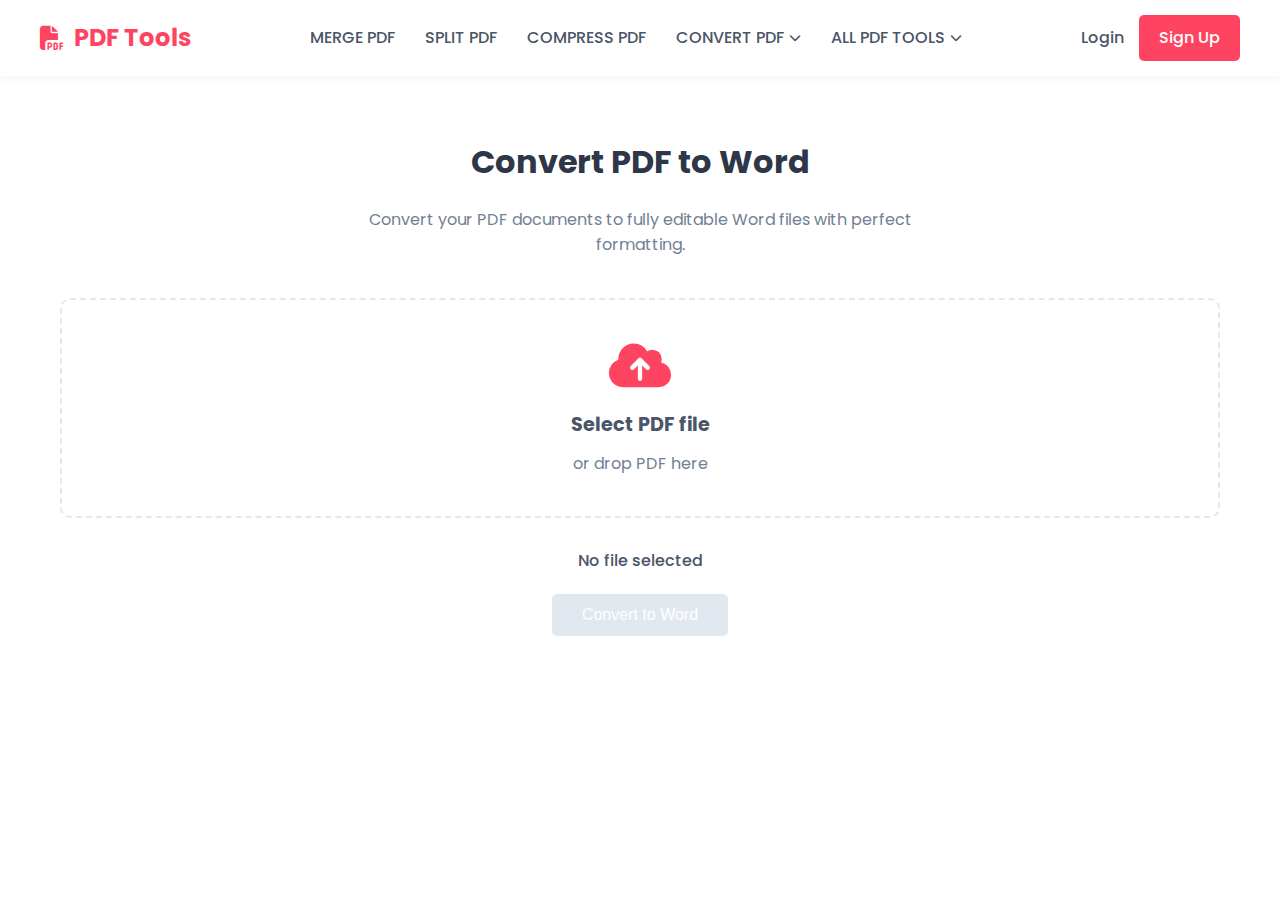
<file: pdftoword.html>
<!DOCTYPE html>
<html lang="en">
<head>
    <meta charset="UTF-8">
    <meta name="viewport" content="width=device-width, initial-scale=1.0">
    <title>PDF to Word | PDF Tools</title>
    <link rel="stylesheet" href="https://cdnjs.cloudflare.com/ajax/libs/font-awesome/6.4.0/css/all.min.css">
    <link href="https://fonts.googleapis.com/css2?family=Poppins:wght@300;400;500;600;700&display=swap" rel="stylesheet">
    <style>
        :root {
            --primary-color: #ff4461;
            --secondary-color: #2d3748;
            --dark-color: #1a202c;
            --light-color: #f7fafc;
            --gray-color: #e2e8f0;
            --text-color: #4a5568;
            --text-light: #718096;
        }
        
        * {
            margin: 0;
            padding: 0;
            box-sizing: border-box;
        }
        
        body {
            font-family: 'Poppins', sans-serif;
            color: var(--text-color);
            line-height: 1.6;
            background-color: white;
            min-height: 100vh;
            display: flex;
            flex-direction: column;
        }
        
        .container {
            width: 100%;
            max-width: 1200px;
            margin: 0 auto;
            padding: 0 20px;
        }
        
        /* Header Styles */
        header {
            background-color: white;
            box-shadow: 0 2px 10px rgba(0, 0, 0, 0.05);
            position: sticky;
            top: 0;
            z-index: 100;
        }
        
        .header-container {
            display: flex;
            justify-content: space-between;
            align-items: center;
            padding: 15px 0;
            position: relative;
        }
        
        .logo {
            font-size: 24px;
            font-weight: 700;
            color: var(--primary-color);
            text-decoration: none;
            display: flex;
            align-items: center;
        }
        
        .logo i {
            margin-right: 10px;
        }
        
        /* Mobile Menu Button */
        .mobile-menu-btn {
            display: none;
            background: none;
            border: none;
            font-size: 24px;
            color: var(--text-color);
            cursor: pointer;
            padding: 5px 10px;
        }
        
        /* Navigation */
        nav ul {
            display: flex;
            list-style: none;
        }
        
        nav ul li {
            margin: 0 15px;
            position: relative;
        }
        
        nav ul li a {
            text-decoration: none;
            color: var(--text-color);
            font-weight: 500;
            display: flex;
            align-items: center;
        }
        
        nav ul li a i {
            margin-left: 5px;
            font-size: 12px;
        }
        
        .dropdown-content {
            display: none;
            position: absolute;
            background-color: white;
            min-width: 200px;
            box-shadow: 0 8px 16px rgba(0,0,0,0.1);
            z-index: 1;
            border-radius: 8px;
            padding: 10px 0;
            top: 100%;
            left: 0;
        }
        
        .dropdown:hover .dropdown-content {
            display: block;
        }
        
        .dropdown-content a {
            padding: 10px 20px;
            display: block;
            color: var(--text-color);
        }
        
        .dropdown-content a:hover {
            background-color: var(--gray-color);
        }
        
        /* User Actions */
        .user-actions {
            display: flex;
            align-items: center;
        }
        
        .login-btn {
            margin-right: 15px;
            text-decoration: none;
            color: var(--text-color);
            font-weight: 500;
        }
        
        .signup-btn {
            background-color: var(--primary-color);
            color: white;
            padding: 10px 20px;
            border-radius: 5px;
            text-decoration: none;
            font-weight: 500;
            transition: background-color 0.3s;
        }
        
        .signup-btn:hover {
            background-color: #e53e5a;
        }
        
        /* Convert Section */
        .convert-section {
            padding: 60px 0;
            text-align: center;
            flex: 1;
        }
        
        .convert-title {
            font-size: 2rem;
            color: var(--secondary-color);
            margin-bottom: 20px;
        }
        
        .convert-description {
            color: var(--text-light);
            max-width: 600px;
            margin: 0 auto 40px;
        }
        
        .upload-area {
            border: 2px dashed var(--gray-color);
            border-radius: 10px;
            padding: 40px;
            margin-bottom: 30px;
            cursor: pointer;
            transition: all 0.3s;
        }
        
        .upload-area:hover {
            border-color: var(--primary-color);
            background-color: rgba(255, 68, 97, 0.05);
        }
        
        .upload-icon {
            font-size: 50px;
            color: var(--primary-color);
            margin-bottom: 20px;
        }
        
        .upload-text {
            font-size: 1.2rem;
            margin-bottom: 10px;
        }
        
        .upload-subtext {
            color: var(--text-light);
        }
        
        .file-info {
            margin-bottom: 20px;
            font-weight: 500;
        }
        
        .convert-btn {
            background-color: var(--primary-color);
            color: white;
            border: none;
            padding: 12px 30px;
            border-radius: 5px;
            font-size: 1rem;
            font-weight: 500;
            cursor: pointer;
            transition: background-color 0.3s;
        }
        
        .convert-btn:hover {
            background-color: #e53e5a;
        }
        
        .convert-btn:disabled {
            background-color: var(--gray-color);
            cursor: not-allowed;
        }
        
        /* Loading Animation */
        .loading-container {
            display: none;
            flex-direction: column;
            align-items: center;
            padding: 60px 0;
        }
        
        .loading-spinner {
            width: 50px;
            height: 50px;
            border: 5px solid var(--gray-color);
            border-top-color: var(--primary-color);
            border-radius: 50%;
            animation: spin 1s linear infinite;
            margin-bottom: 20px;
        }
        
        @keyframes spin {
            to { transform: rotate(360deg); }
        }
        
        .loading-text {
            font-size: 1.2rem;
            color: var(--text-light);
        }
        
        /* Result Section */
        .result-container {
            display: none;
            text-align: center;
            padding: 60px 0;
        }
        
        .result-success {
            font-size: 1.5rem;
            color: var(--primary-color);
            margin-bottom: 20px;
        }
        
        .download-btn {
            background-color: var(--primary-color);
            color: white;
            padding: 15px 30px;
            border-radius: 5px;
            text-decoration: none;
            font-weight: 500;
            display: inline-block;
            margin-bottom: 30px;
            transition: background-color 0.3s;
        }
        
        .download-btn:hover {
            background-color: #e53e5a;
        }
        
        /* Continue Tools Section */
        .continue-title {
            text-align: center;
            color: var(--secondary-color);
            margin-bottom: 25px;
            font-size: 1.4rem;
            font-weight: 500;
        }

        .action-columns {
            display: flex;
            justify-content: center;
            gap: 30px;
            max-width: 600px;
            margin: 0 auto 20px;
        }

        .action-column {
            display: flex;
            flex-direction: column;
            gap: 15px;
            flex: 1;
        }

        .action-item {
            display: flex;
            align-items: center;
            gap: 12px;
            padding: 12px 15px;
            background: white;
            border-radius: 8px;
            box-shadow: 0 2px 8px rgba(0, 0, 0, 0.08);
            transition: all 0.2s ease;
        }

        .action-item:hover {
            transform: translateY(-2px);
            box-shadow: 0 4px 12px rgba(0, 0, 0, 0.12);
        }

        .action-item i {
            color: var(--primary-color);
            font-size: 18px;
            width: 24px;
            text-align: center;
        }

        .action-btn {
            background: none;
            border: none;
            color: var(--text-color);
            font-weight: 500;
            font-size: 0.95rem;
            cursor: pointer;
            text-align: left;
            flex: 1;
            padding: 0;
        }

        .see-more-container {
            text-align: center;
            margin-top: 20px;
        }

        .see-more-btn {
            background: none;
            border: none;
            color: var(--primary-color);
            font-weight: 500;
            cursor: pointer;
            padding: 8px 15px;
            border-radius: 20px;
            transition: all 0.2s;
        }

        .see-more-btn:hover {
            background: rgba(255, 68, 97, 0.1);
        }

        .see-more-btn i {
            margin-left: 5px;
            font-size: 12px;
        }

        /* Responsive Design */
        @media (max-width: 992px) {
            .header-container {
                flex-wrap: wrap;
            }
            
            .mobile-menu-btn {
                display: block;
                order: 1;
                margin-left: auto;
            }
            
            .logo {
                order: 0;
            }
            
            .user-actions {
                order: 2;
                margin-left: 15px;
            }
            
            nav {
                order: 3;
                width: 100%;
                max-height: 0;
                overflow: hidden;
                transition: max-height 0.3s ease-out;
            }
            
            nav.active {
                max-height: 1000px;
                padding: 15px 0;
            }
            
            nav ul {
                flex-direction: column;
                gap: 10px;
            }
            
            nav ul li {
                width: 100%;
                margin: 0;
            }
            
            .dropdown-content {
                position: static;
                box-shadow: none;
                display: none;
                padding-left: 15px;
                margin-top: 10px;
            }
            
            .dropdown.active .dropdown-content {
                display: block;
            }
        }
        
        @media (max-width: 576px) {
            .convert-title {
                font-size: 1.8rem;
            }
            
            .upload-area {
                padding: 30px 20px;
            }
            
            .action-columns {
                flex-direction: column;
                gap: 15px;
                max-width: 300px;
            }
        }
    </style>
</head>
<body>
    <!-- Header -->
    <header>
        <div class="container header-container">
            <a href="#" class="logo">
                <i class="fas fa-file-pdf"></i>
                PDF Tools
            </a>
            
            <button class="mobile-menu-btn" id="mobileMenuBtn">
                <i class="fas fa-bars"></i>
            </button>
            
            <nav id="mainNav">
                <ul>
                    <li><a href="#">MERGE PDF</a></li>
                    <li><a href="#">SPLIT PDF</a></li>
                    <li><a href="#">COMPRESS PDF</a></li>
                    <li class="dropdown">
                        <a href="#">CONVERT PDF <i class="fas fa-chevron-down"></i></a>
                        <div class="dropdown-content">
                            <a href="#">PDF to Word</a>
                            <a href="#">PDF to Excel</a>
                            <a href="#">PDF to PowerPoint</a>
                            <a href="#">Word to PDF</a>
                            <a href="#">Excel to PDF</a>
                            <a href="#">PowerPoint to PDF</a>
                        </div>
                    </li>
                    <li class="dropdown">
                        <a href="#">ALL PDF TOOLS <i class="fas fa-chevron-down"></i></a>
                        <div class="dropdown-content">
                            <a href="#">Edit PDF</a>
                            <a href="#">Sign PDF</a>
                            <a href="#">Watermark</a>
                            <a href="#">Rotate PDF</a>
                            <a href="#">Protect PDF</a>
                            <a href="#">Unlock PDF</a>
                            <a href="#">OCR PDF</a>
                        </div>
                    </li>
                </ul>
            </nav>
            
            <div class="user-actions">
                <a href="#" class="login-btn">Login</a>
                <a href="#" class="signup-btn">Sign Up</a>
            </div>
        </div>
    </header>
    
    <!-- Convert PDF Section -->
    <section class="convert-section" id="convertSection">
        <div class="container">
            <h1 class="convert-title">Convert PDF to Word</h1>
            <p class="convert-description">Convert your PDF documents to fully editable Word files with perfect formatting.</p>
            
            <div class="upload-area" id="uploadArea">
                <i class="fas fa-cloud-upload-alt upload-icon"></i>
                <h3 class="upload-text">Select PDF file</h3>
                <p class="upload-subtext">or drop PDF here</p>
                <input type="file" id="fileInput" accept="application/pdf" style="display: none;">
            </div>
            
            <div class="file-info" id="fileInfo">No file selected</div>
            
            <button class="convert-btn" id="convertBtn" disabled>Convert to Word</button>
        </div>
    </section>
    
    <!-- Loading Animation -->
    <section class="loading-container" id="loadingContainer">
        <div class="loading-spinner"></div>
        <p class="loading-text">Converting your PDF to Word...</p>
    </section>
    
    <!-- Result Section -->
    <section class="result-container" id="resultContainer">
        <div class="container">
            <h2 class="result-success">PDF has been converted to Word!</h2>
            <a href="#" class="download-btn" id="downloadBtn">Download Word File</a>
            
            <h3 class="continue-title">Continue to...</h3>
            <div class="action-columns">
                <div class="action-column">
                    <div class="action-item">
                        <i class="fas fa-compress-alt"></i>
                        <button class="action-btn">Compress PDF</button>
                    </div>
                    <div class="action-item">
                        <i class="fas fa-stamp"></i>
                        <button class="action-btn">Add Watermark</button>
                    </div>
                    <div class="action-item">
                        <i class="fas fa-redo"></i>
                        <button class="action-btn">Rotate PDF</button>
                    </div>
                </div>
                <div class="action-column">
                    <div class="action-item">
                        <i class="fas fa-cut"></i>
                        <button class="action-btn">Split PDF</button>
                    </div>
                    <div class="action-item">
                        <i class="fas fa-sort-numeric-up"></i>
                        <button class="action-btn">Add Page Numbers</button>
                    </div>
                    <div class="action-item">
                        <i class="fas fa-lock"></i>
                        <button class="action-btn">Protect PDF</button>
                    </div>
                </div>
            </div>
            <div class="see-more-container">
                <button class="see-more-btn">See more <i class="fas fa-chevron-down"></i></button>
            </div>
        </div>
    </section>

    <script>
        // DOM Elements
        const uploadArea = document.getElementById('uploadArea');
        const fileInput = document.getElementById('fileInput');
        const fileInfo = document.getElementById('fileInfo');
        const convertBtn = document.getElementById('convertBtn');
        const convertSection = document.getElementById('convertSection');
        const loadingContainer = document.getElementById('loadingContainer');
        const resultContainer = document.getElementById('resultContainer');
        const downloadBtn = document.getElementById('downloadBtn');
        const mobileMenuBtn = document.getElementById('mobileMenuBtn');
        const mainNav = document.getElementById('mainNav');
        
        // Store converted file
        let downloadUrl = null;
        
        // Initialize the app
        function init() {
            setupEventListeners();
        }
        
        // Set up all event listeners
        function setupEventListeners() {
            // File selection
            uploadArea.addEventListener('click', () => fileInput.click());
            fileInput.addEventListener('change', handleFileSelect);
            
            // Drag and drop
            uploadArea.addEventListener('dragover', handleDragOver);
            uploadArea.addEventListener('dragleave', handleDragLeave);
            uploadArea.addEventListener('drop', handleDrop);
            
            // Convert button
            convertBtn.addEventListener('click', convertPdfToWord);
            
            // Download button
            downloadBtn.addEventListener('click', downloadWordFile);
            
            // Mobile menu
            mobileMenuBtn.addEventListener('click', toggleMobileMenu);
            
            // Dropdown menus on mobile
            document.querySelectorAll('.dropdown > a').forEach(link => {
                link.addEventListener('click', function(e) {
                    if (window.innerWidth <= 992) {
                        e.preventDefault();
                        this.parentElement.classList.toggle('active');
                    }
                });
            });
        }
        
        // Toggle mobile menu
        function toggleMobileMenu() {
            mainNav.classList.toggle('active');
            mobileMenuBtn.innerHTML = mainNav.classList.contains('active') ? 
                '<i class="fas fa-times"></i>' : '<i class="fas fa-bars"></i>';
        }
        
        // Handle file selection
        function handleFileSelect(e) {
            const file = e.target.files[0];
            if (file && (file.type === 'application/pdf' || file.name.endsWith('.pdf'))) {
                fileInfo.textContent = file.name;
                convertBtn.disabled = false;
            } else {
                fileInfo.textContent = "No file selected";
                convertBtn.disabled = true;
            }
        }
        
        // Handle drag over
        function handleDragOver(e) {
            e.preventDefault();
            e.stopPropagation();
            uploadArea.classList.add('highlight');
        }
        
        // Handle drag leave
        function handleDragLeave(e) {
            e.preventDefault();
            e.stopPropagation();
            uploadArea.classList.remove('highlight');
        }
        
        // Handle drop
        function handleDrop(e) {
            e.preventDefault();
            e.stopPropagation();
            uploadArea.classList.remove('highlight');
            
            const file = e.dataTransfer.files[0];
            if (file && (file.type === 'application/pdf' || file.name.endsWith('.pdf'))) {
                fileInput.files = e.dataTransfer.files;
                fileInfo.textContent = file.name;
                convertBtn.disabled = false;
            }
        }
        
        // Convert PDF to Word
        async function convertPdfToWord() {
            const file = fileInput.files[0];
            if (!file) {
                alert("Please select a PDF file first");
                return;
            }
            
            // Show loading animation and hide convert section
            convertSection.style.display = 'none';
            loadingContainer.style.display = 'flex';
            
            try {
                const formData = new FormData();
                formData.append("file", file);

                const response = await fetch("https://pdf-to-word-converter-la2v.onrender.com/convert", {
                    method: "POST",
                    body: formData
                });

                if (!response.ok) throw new Error("Conversion failed");

                const blob = await response.blob();
                downloadUrl = window.URL.createObjectURL(blob);
                
                // Show result and hide loading
                loadingContainer.style.display = 'none';
                resultContainer.style.display = 'block';
                
            } catch (error) {
                console.error('Error converting PDF:', error);
                // Show convert section again on error
                loadingContainer.style.display = 'none';
                convertSection.style.display = 'block';
                alert('Error converting PDF. Please try again with a valid PDF file.');
            }
        }
        
        // Download Word file
        function downloadWordFile(e) {
            e.preventDefault();
            if (downloadUrl) {
                const a = document.createElement('a');
                a.href = downloadUrl;
                a.download = 'converted.docx';
                a.click();
            }
        }
        
        // Initialize the app
        init();
    </script>
</body>
</html>
</file>
